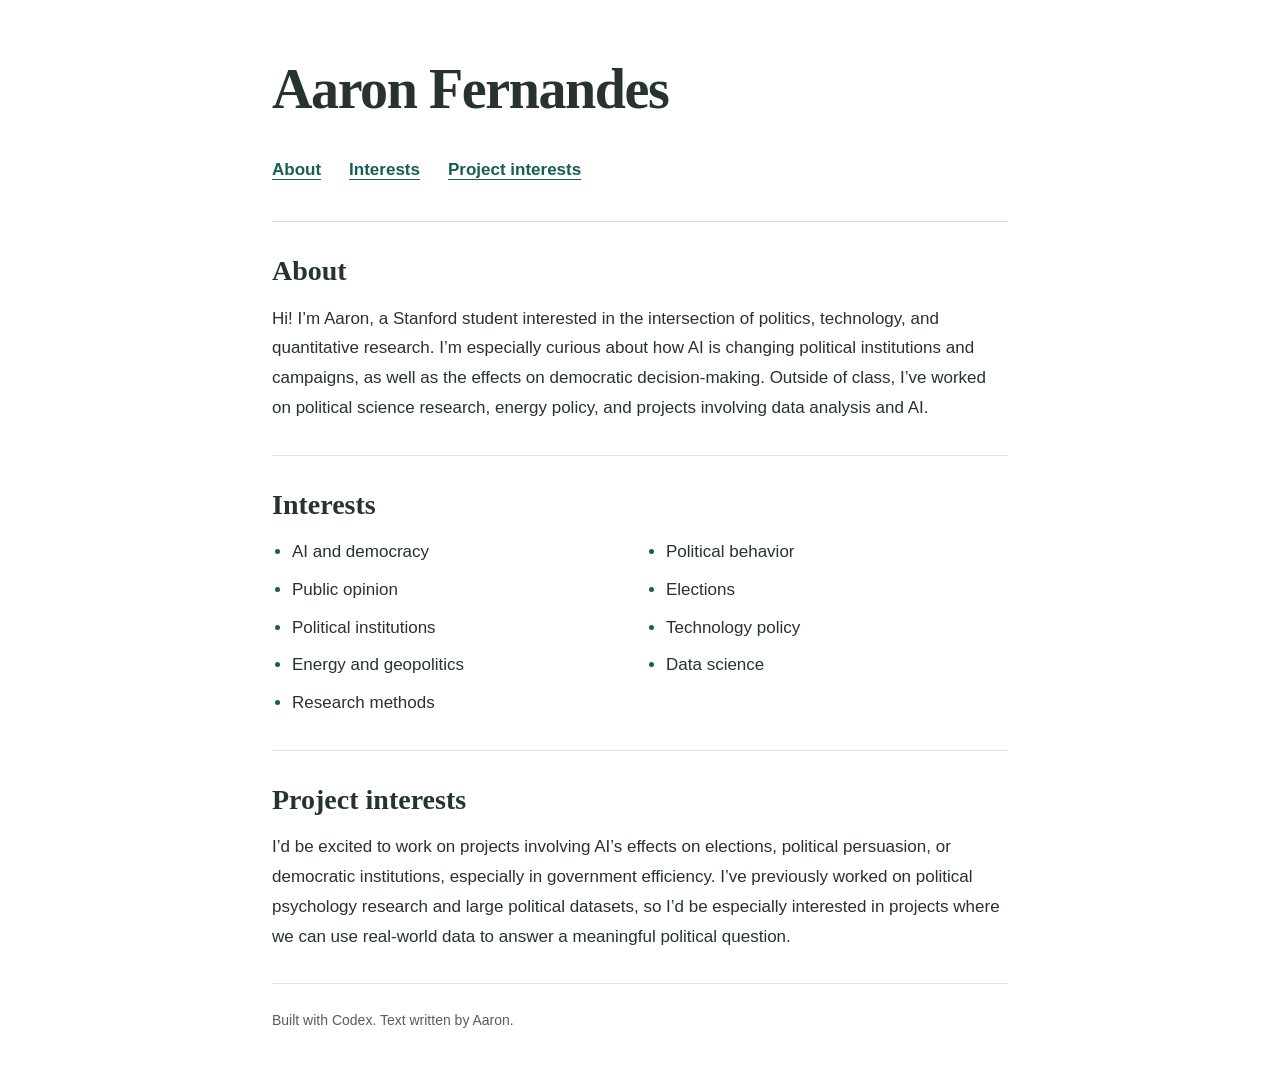
<file: index.html>
<!doctype html>
<html lang="en">
<head>
  <meta charset="utf-8">
  <meta name="viewport" content="width=device-width, initial-scale=1">
  <title>Aaron Fernandes</title>
  <link rel="stylesheet" href="style.css">
</head>
<body>
  <div class="page">
    <header class="site-header">
      <h1>Aaron Fernandes</h1>
      <nav aria-label="Main navigation">
        <ul>
          <li><a href="#about">About</a></li>
          <li><a href="#interests">Interests</a></li>
          <li><a href="#project-interests">Project interests</a></li>
        </ul>
      </nav>
    </header>

    <main>
      <section id="about" aria-labelledby="about-heading">
        <h2 id="about-heading">About</h2>
        <p>Hi! I’m Aaron, a Stanford student interested in the intersection of politics, technology, and quantitative research. I’m especially curious about how AI is changing political institutions and campaigns, as well as the effects on democratic decision-making. Outside of class, I’ve worked on political science research, energy policy, and projects involving data analysis and AI.</p>
      </section>

      <section id="interests" aria-labelledby="interests-heading">
        <h2 id="interests-heading">Interests</h2>
        <ul class="interests-list">
          <li>AI and democracy</li>
          <li>Political behavior</li>
          <li>Public opinion</li>
          <li>Elections</li>
          <li>Political institutions</li>
          <li>Technology policy</li>
          <li>Energy and geopolitics</li>
          <li>Data science</li>
          <li>Research methods</li>
        </ul>
      </section>

      <section id="project-interests" aria-labelledby="project-interests-heading">
        <h2 id="project-interests-heading">Project interests</h2>
        <p>I’d be excited to work on projects involving AI’s effects on elections, political persuasion, or democratic institutions, especially in government efficiency. I’ve previously worked on political psychology research and large political datasets, so I’d be especially interested in projects where we can use real-world data to answer a meaningful political question.</p>
      </section>
    </main>

    <footer>
      <p>Built with Codex. Text written by Aaron.</p>
    </footer>
  </div>
</body>
</html>
</file>
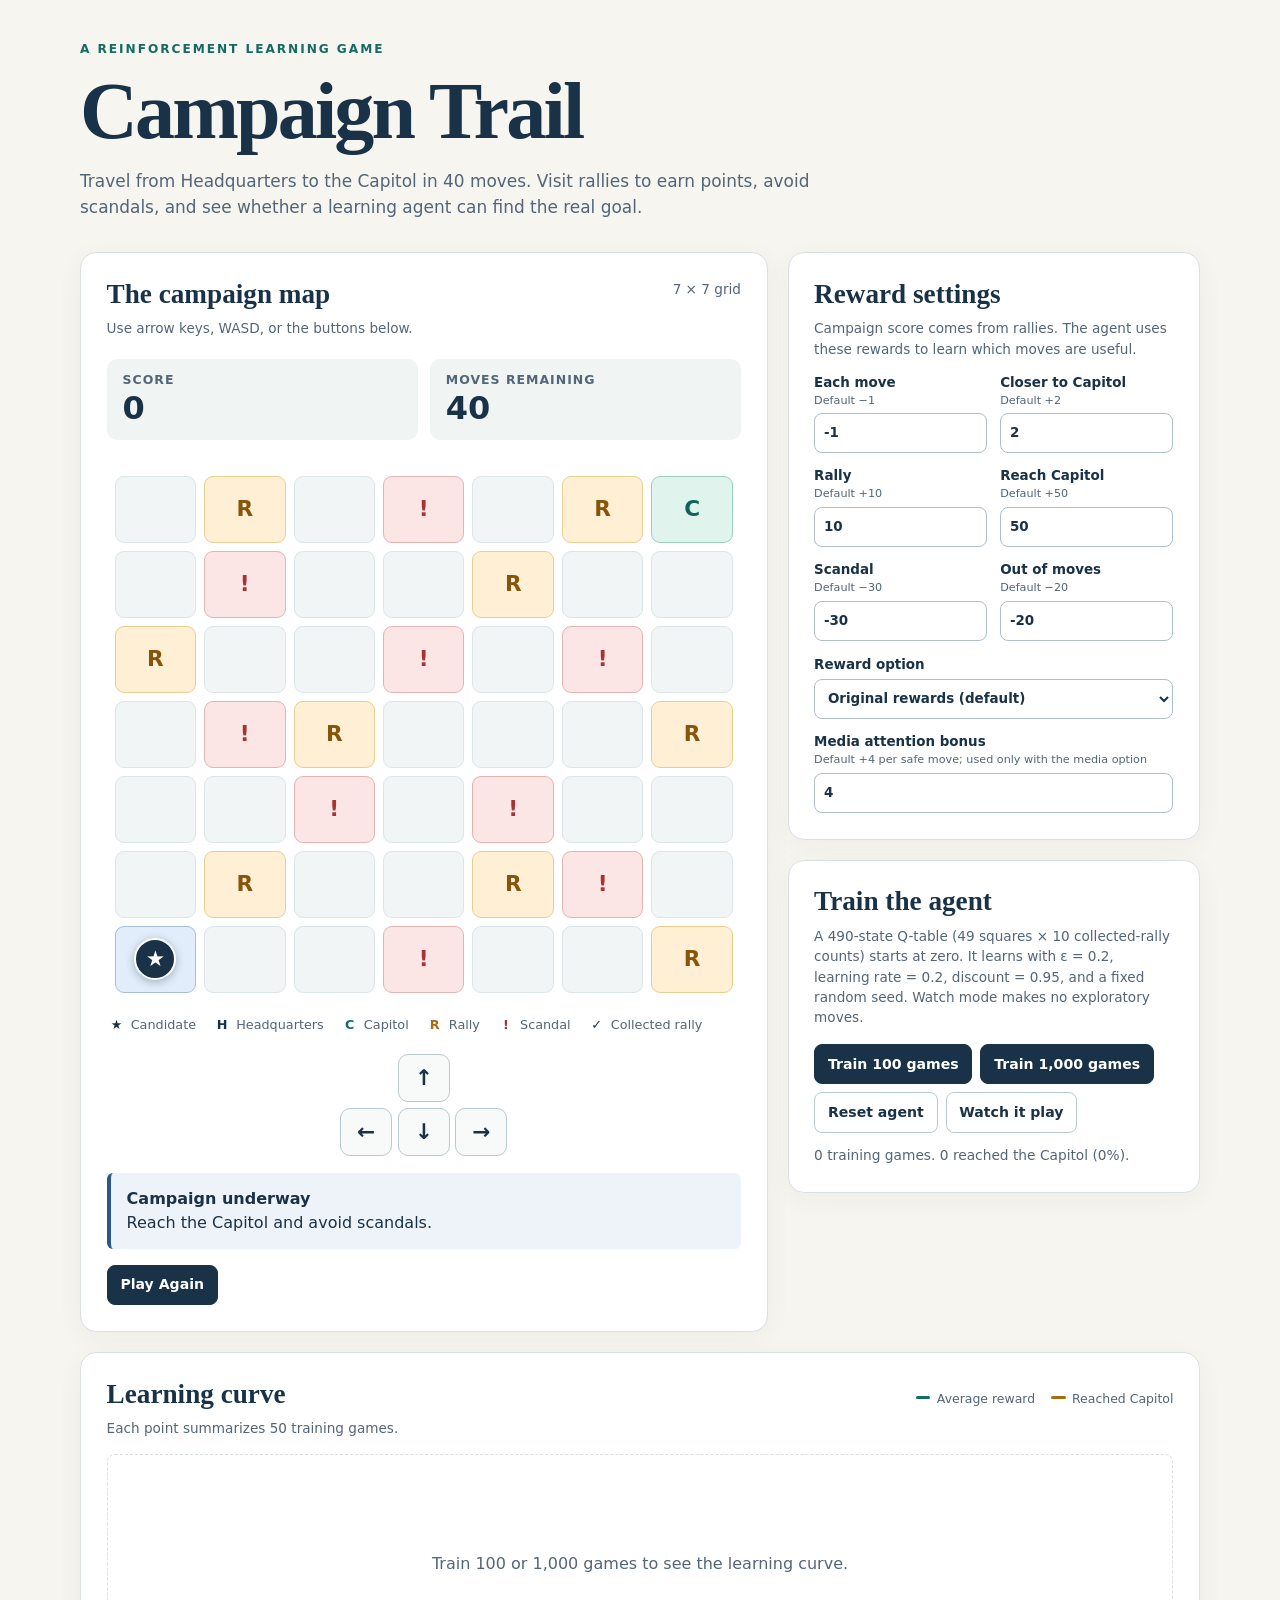
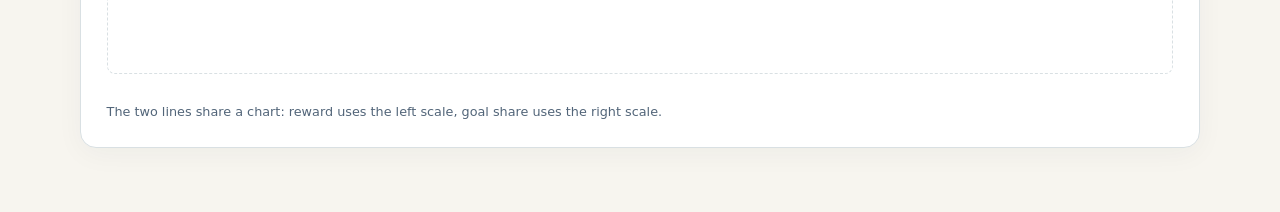
<file: rl-game/index.html>
<!doctype html>
<html lang="en">
<head>
  <meta charset="utf-8">
  <meta name="viewport" content="width=device-width, initial-scale=1">
  <title>Campaign Trail</title>
  <style>
    :root { color-scheme: light; --ink: #193247; --muted: #526579; --paper: #f7f5ef; --white: #fff; --line: #d9e0e3; --teal: #166b62; --gold: #a86b12; --red: #a83335; --blue: #285788; }
    * { box-sizing: border-box; }
    body { margin: 0; background: var(--paper); color: var(--ink); font: 16px/1.5 system-ui, -apple-system, BlinkMacSystemFont, "Segoe UI", sans-serif; }
    button, input, select { font: inherit; }
    button { cursor: pointer; }
    button:disabled { cursor: not-allowed; opacity: .5; }
    :focus-visible { outline: 3px solid var(--blue); outline-offset: 3px; }
    .page { width: min(100% - 2rem, 1120px); margin: auto; padding: 2.5rem 0 4rem; }
    .eyebrow { margin: 0 0 .45rem; color: var(--teal); font-size: .76rem; font-weight: 800; letter-spacing: .16em; text-transform: uppercase; }
    h1, h2, h3 { font-family: Georgia, "Times New Roman", serif; line-height: 1.15; }
    h1 { margin: 0; font-size: clamp(2.8rem, 8vw, 5rem); letter-spacing: -.035em; }
    h2 { margin: 0 0 .5rem; font-size: 1.7rem; }
    h3 { margin: 0 0 .5rem; font-size: 1.13rem; }
    .intro { max-width: 740px; margin: .75rem 0 2rem; color: var(--muted); font-size: 1.06rem; }
    .layout { display: grid; grid-template-columns: minmax(0, 1.25fr) minmax(280px, .75fr); gap: 1.25rem; align-items: start; }
    .card { min-width: 0; padding: clamp(1rem, 2.6vw, 1.6rem); background: var(--white); border: 1px solid var(--line); border-radius: 16px; box-shadow: 0 6px 28px #1932470b; }
    .card-head { display: flex; justify-content: space-between; align-items: start; gap: 1rem; }
    .mini { color: var(--muted); font-size: .85rem; }
    .stats { display: grid; grid-template-columns: repeat(2, 1fr); gap: .75rem; margin: 1.25rem 0; }
    .stat { padding: .8rem 1rem; background: #f0f5f4; border-radius: 10px; }
    .stat span { display: block; color: var(--muted); font-size: .78rem; font-weight: 700; text-transform: uppercase; letter-spacing: .08em; }
    .stat strong { display: block; color: var(--ink); font-size: 2rem; line-height: 1.15; font-variant-numeric: tabular-nums; }
    .board { width: 100%; table-layout: fixed; border-spacing: clamp(3px, .7vw, 8px); border-collapse: separate; margin: 0; }
    .board td { position: relative; height: clamp(38px, 6vw, 67px); padding: 0; text-align: center; vertical-align: middle; border: 1px solid #dce5e7; border-radius: 9px; background: #f1f5f5; color: #8a9da5; font-weight: 800; }
    .board .headquarters { background: #e1edfa; border-color: #a5bfdc; color: var(--blue); }
    .board .capitol { background: #e0f3ed; border-color: #9acfc0; color: #0d6556; }
    .board .rally { background: #fff0d5; border-color: #e9ce91; color: #87540b; }
    .board .scandal { background: #fbe6e5; border-color: #e5b3b1; color: var(--red); }
    .board .collected { background: #f1eee7; border-color: #dad8d0; color: #777770; }
    .tile-symbol { font-size: clamp(.9rem, 2vw, 1.35rem); }
    .candidate { display: inline-grid; place-items: center; position: absolute; z-index: 1; width: clamp(27px, 4vw, 42px); aspect-ratio: 1; left: 50%; top: 50%; transform: translate(-50%, -50%); border: 2px solid #fff; border-radius: 50%; background: var(--ink); color: #fff; font-size: clamp(.9rem, 2vw, 1.35rem); box-shadow: 0 2px 8px #19324755; }
    .legend { display: flex; flex-wrap: wrap; gap: .45rem 1rem; padding: .9rem 0 0; color: var(--muted); font-size: .8rem; }
    .legend span { white-space: nowrap; }
    .legend b { display: inline-block; width: 1.25rem; text-align: center; color: var(--ink); }
    .legend .r { color: var(--gold); } .legend .s { color: var(--red); } .legend .c { color: var(--teal); }
    .controls { display: grid; grid-template-columns: repeat(3, 3.25rem); justify-content: center; gap: .35rem; margin: 1.25rem auto 0; }
    .controls button { min-height: 3rem; border: 1px solid #b8c9d0; border-radius: 10px; background: #f7faf9; color: var(--ink); font-size: 1.35rem; font-weight: 700; }
    .controls button:hover:not(:disabled) { background: #e7f1f1; }
    .controls .up { grid-column: 2; } .controls .left { grid-column: 1; grid-row: 2; } .controls .down { grid-column: 2; grid-row: 2; } .controls .right { grid-column: 3; grid-row: 2; }
    .message { min-height: 4.1rem; margin-top: 1.1rem; padding: .85rem 1rem; border-left: 4px solid var(--blue); background: #eef3f9; border-radius: 6px; }
    .message[data-outcome="win"] { border-color: var(--teal); background: #e7f5ef; }
    .message[data-outcome="lose"] { border-color: var(--red); background: #fceceb; }
    .message strong { display: block; }
    .message p { margin: .1rem 0 0; }
    .play-again { margin-top: 1rem; }
    .side { display: grid; gap: 1.25rem; }
    .card p { margin-top: 0; }
    .field-grid { display: grid; grid-template-columns: repeat(2, minmax(0, 1fr)); gap: .8rem; }
    label { display: block; color: var(--ink); font-size: .84rem; font-weight: 650; }
    label small { display: block; color: var(--muted); font-weight: 400; }
    input[type="number"], select { width: 100%; min-height: 2.5rem; margin-top: .25rem; padding: .4rem .55rem; border: 1px solid #aebfc7; border-radius: 8px; background: #fff; color: var(--ink); }
    .mode { margin-top: .85rem; }
    .button-row { display: flex; flex-wrap: wrap; gap: .5rem; margin-top: 1rem; }
    .button-row button, .play-again { min-height: 2.55rem; padding: .5rem .8rem; border: 1px solid #b8c9d0; border-radius: 8px; background: #fff; color: var(--ink); font-size: .88rem; font-weight: 700; }
    .button-row .primary, .play-again { border-color: var(--ink); background: var(--ink); color: #fff; }
    .button-row button:hover:not(:disabled), .play-again:hover:not(:disabled) { filter: brightness(.93); }
    .agent-stats { color: var(--muted); font-size: .86rem; margin: .75rem 0 0 !important; }
    .chart-card { margin-top: 1.25rem; }
    .chart-header { display: flex; justify-content: space-between; flex-wrap: wrap; gap: .5rem 1rem; align-items: baseline; }
    .chart-key { display: flex; flex-wrap: wrap; gap: .35rem 1rem; font-size: .78rem; color: var(--muted); }
    .chart-key span::before { content: ""; display: inline-block; width: .9rem; height: .2rem; margin: 0 .4rem .2rem 0; border-radius: 4px; background: var(--teal); }
    .chart-key .goal::before { background: var(--gold); }
    .chart-wrap { min-height: 240px; margin-top: 1rem; }
    svg { width: 100%; height: 250px; overflow: visible; }
    .chart-empty { display: grid; place-items: center; min-height: 220px; border: 1px dashed var(--line); border-radius: 8px; color: var(--muted); text-align: center; padding: 1rem; }
    .chart-caption { margin: .5rem 0 0 !important; color: var(--muted); font-size: .8rem; }
    .sr-only { position: absolute; width: 1px; height: 1px; overflow: hidden; clip: rect(0, 0, 0, 0); white-space: nowrap; }
    @media (max-width: 800px) { .layout { grid-template-columns: 1fr; } .side { grid-template-columns: repeat(2, minmax(0, 1fr)); } }
    @media (max-width: 600px) { .page { width: min(100% - 1rem, 540px); padding-top: 1.5rem; } .card { padding: .85rem; } .side { grid-template-columns: 1fr; } .board { border-spacing: 3px; } .board td { height: clamp(35px, 12vw, 55px); border-radius: 6px; } .legend { gap: .3rem .65rem; } .stats { margin: .9rem 0; } }
  </style>
</head>
<body>
  <div class="page">
    <header>
      <p class="eyebrow">A reinforcement learning game</p>
      <h1>Campaign Trail</h1>
      <p class="intro">Travel from Headquarters to the Capitol in 40 moves. Visit rallies to earn points, avoid scandals, and see whether a learning agent can find the real goal.</p>
    </header>
    <main>
      <div class="layout">
        <section class="card" aria-labelledby="game-heading">
          <div class="card-head"><div><h2 id="game-heading">The campaign map</h2><div class="mini">Use arrow keys, WASD, or the buttons below.</div></div><div class="mini">7 × 7 grid</div></div>
          <div class="stats" aria-live="polite"><div class="stat"><span>Score</span><strong id="score">0</strong></div><div class="stat"><span>Moves remaining</span><strong id="moves">40</strong></div></div>
          <table class="board" aria-label="Campaign map"><caption class="sr-only">Campaign map, seven rows by seven columns</caption><tbody id="board"></tbody></table>
          <div class="legend" aria-label="Map legend"><span><b>★</b> Candidate</span><span><b>H</b> Headquarters</span><span><b class="c">C</b> Capitol</span><span><b class="r">R</b> Rally</span><span><b class="s">!</b> Scandal</span><span><b>✓</b> Collected rally</span></div>
          <div class="controls" aria-label="Move candidate"><button class="up" data-move="up" aria-label="Move up">↑</button><button class="left" data-move="left" aria-label="Move left">←</button><button class="down" data-move="down" aria-label="Move down">↓</button><button class="right" data-move="right" aria-label="Move right">→</button></div>
          <div id="message" class="message" role="status" aria-live="polite"><strong>Ready to campaign</strong><p>Headquarters is in the bottom-left corner. The Capitol is in the top-right.</p></div>
          <button id="play-again" class="play-again" type="button">Play Again</button>
        </section>
        <div class="side">
          <section class="card" aria-labelledby="rewards-heading">
            <h2 id="rewards-heading">Reward settings</h2>
            <p class="mini">Campaign score comes from rallies. The agent uses these rewards to learn which moves are useful.</p>
            <div class="field-grid">
              <label>Each move <small>Default −1</small><input id="step-reward" type="number" value="-1" min="-100" max="100" step="1"></label>
              <label>Closer to Capitol <small>Default +2</small><input id="progress-reward" type="number" value="2" min="-100" max="100" step="1"></label>
              <label>Rally <small>Default +10</small><input id="rally-reward" type="number" value="10" min="-100" max="100" step="1"></label>
              <label>Reach Capitol <small>Default +50</small><input id="goal-reward" type="number" value="50" min="-100" max="100" step="1"></label>
              <label>Scandal <small>Default −30</small><input id="scandal-reward" type="number" value="-30" min="-100" max="100" step="1"></label>
              <label>Out of moves <small>Default −20</small><input id="timeout-reward" type="number" value="-20" min="-100" max="100" step="1"></label>
            </div>
            <label class="mode">Reward option<select id="reward-mode"><option value="original">Original rewards (default)</option><option value="media">Media attention on each safe move</option></select></label>
            <label class="mode">Media attention bonus <small>Default +4 per safe move; used only with the media option</small><input id="media-reward" type="number" value="4" min="-100" max="100" step="1"></label>
          </section>
          <section class="card" aria-labelledby="agent-heading">
            <h2 id="agent-heading">Train the agent</h2>
            <p class="mini">A <span id="state-count">490</span>-state Q-table (49 squares × 10 collected-rally counts) starts at zero. It learns with ε = 0.2, learning rate = 0.2, discount = 0.95, and a fixed random seed. Watch mode makes no exploratory moves.</p>
            <div class="button-row"><button id="train-100" class="primary" type="button">Train 100 games</button><button id="train-1000" class="primary" type="button">Train 1,000 games</button><button id="reset-agent" type="button">Reset agent</button><button id="watch" type="button">Watch it play</button></div>
            <p id="agent-status" class="agent-stats" role="status" aria-live="polite">0 training games. 0 reached the Capitol.</p>
          </section>
        </div>
      </div>
      <section class="card chart-card" aria-labelledby="chart-heading">
        <div class="chart-header"><div><h2 id="chart-heading">Learning curve</h2><div class="mini">Each point summarizes 50 training games.</div></div><div class="chart-key"><span>Average reward</span><span class="goal">Reached Capitol</span></div></div>
        <div id="chart" class="chart-wrap"><div class="chart-empty">Train 100 or 1,000 games to see the learning curve.</div></div>
        <p id="chart-caption" class="chart-caption">The two lines share a chart: reward uses the left scale, goal share uses the right scale.</p>
      </section>
    </main>
  </div>
  <script>
    // One editable map: top row first; H = Headquarters, C = Capitol, R = rally, S = scandal.
    const MAP = [
      '.R.S.RC',
      '.S..R..',
      'R..S.S.',
      '.SR...R',
      '..S.S..',
      '.R..RS.',
      'H..S..R'
    ];
    const SIZE = 7, LIMIT = 40, START = [6, 0], GOAL = [0, 6];
    const RALLY_LEVELS = MAP.join('').split('R').length; // Nine rallies give ten collected-rally counts: 0 through 9.
    const ACTIONS = [[-1, 0], [1, 0], [0, -1], [0, 1]]; // up, down, left, right
    const DEFAULTS = { step: -1, progress: 2, rally: 10, goal: 50, scandal: -30, timeout: -20, media: 4, mode: 'original' };

    // The agent's reward for one valid move. The original mode ignores the optional media bonus.
    function reward(before, after, tile, firstRally, settings) {
      let points = settings.step; // Every valid move has a small cost.
      const oldDistance = Math.abs(before.row - GOAL[0]) + Math.abs(before.col - GOAL[1]);
      const newDistance = Math.abs(after.row - GOAL[0]) + Math.abs(after.col - GOAL[1]);
      points += newDistance < oldDistance ? settings.progress : -settings.progress; // Favor progress toward the Capitol.
      if (firstRally) points += settings.rally; // A rally pays only on its first visit.
      if (tile === 'C') points += settings.goal; // Reaching the real goal ends with a bonus.
      if (tile === 'S') points += settings.scandal; // A scandal ends the campaign with a penalty.
      if (after.status === 'out') points += settings.timeout; // Running out of moves is a loss.
      if (settings.mode === 'media' && tile !== 'S' && tile !== 'C') points += settings.media; // Optional media bonus can tempt the agent to wander.
      return points;
    }

    function newGame() { return { row: START[0], col: START[1], movesLeft: LIMIT, score: 0, visited: new Set(), status: 'playing', reason: '' }; }
    function position(game) { return game.visited.size * SIZE * SIZE + game.row * SIZE + game.col; } // Square plus collected-rally count.
    function stepGame(game, action, settings) {
      if (game.status !== 'playing') return { game, moved: false, reward: 0 };
      const [dr, dc] = ACTIONS[action], row = game.row + dr, col = game.col + dc;
      if (row < 0 || row >= SIZE || col < 0 || col >= SIZE) return { game, moved: false, reward: 0 };
      const tile = MAP[row][col], visited = new Set(game.visited), key = row + ',' + col;
      const firstRally = tile === 'R' && !visited.has(key);
      if (firstRally) visited.add(key);
      const next = { row, col, movesLeft: game.movesLeft - 1, score: game.score + (firstRally ? settings.rally : 0), visited, status: 'playing', reason: '' };
      // Check victory before the move limit so arriving on move 40 wins.
      if (tile === 'C') { next.status = 'won'; next.reason = 'reached the Capitol'; }
      else if (tile === 'S') { next.status = 'lost'; next.reason = 'entered a scandal square'; }
      else if (next.movesLeft === 0) { next.status = 'out'; next.reason = 'ran out of moves'; }
      return { game: next, moved: true, reward: reward(game, next, tile, firstRally, settings) };
    }

    // Xorshift32 makes training and tie-breaking repeatable after Reset agent.
    function seededRandom(seed) { let value = seed >>> 0; return () => { value ^= value << 13; value ^= value >>> 17; value ^= value << 5; return (value >>> 0) / 4294967296; }; }
    function newAgent() { return { q: Array.from({ length: SIZE * SIZE * RALLY_LEVELS }, () => [0, 0, 0, 0]), random: seededRandom(158), games: 0, wins: 0, history: [] }; }
    function validActions(game) { return ACTIONS.map(([dr, dc], action) => ({ dr, dc, action })).filter(({ dr, dc }) => game.row + dr >= 0 && game.row + dr < SIZE && game.col + dc >= 0 && game.col + dc < SIZE).map(({ action }) => action); }
    function chooseAction(agent, game, explore) {
      const choices = validActions(game);
      if (explore && agent.random() < .2) return choices[Math.floor(agent.random() * choices.length)];
      const values = choices.map(action => agent.q[position(game)][action]);
      const best = Math.max(...values), ties = choices.filter(action => agent.q[position(game)][action] === best);
      return ties[Math.floor(agent.random() * ties.length)]; // Random tie-breaking also uses the seed.
    }
    function train(agent, count, settings) {
      for (let episode = 0; episode < count; episode++) {
        let game = newGame(), total = 0;
        while (game.status === 'playing') {
          const stateIndex = position(game), action = chooseAction(agent, game, true);
          const result = stepGame(game, action, settings), next = result.game;
          const nextBest = next.status === 'playing' ? Math.max(...validActions(next).map(a => agent.q[position(next)][a])) : 0;
          agent.q[stateIndex][action] += .2 * (result.reward + .95 * nextBest - agent.q[stateIndex][action]); // Q-learning update.
          total += result.reward;
          game = next;
        }
        agent.games++;
        if (game.status === 'won') agent.wins++;
        agent.history.push({ reward: total, won: game.status === 'won' });
      }
      return agent;
    }

    // Keep the pure game/agent functions available to a small Node verification script.
    globalThis.CampaignTrail = { MAP, SIZE, LIMIT, DEFAULTS, newGame, stepGame, reward, newAgent, chooseAction, train, validActions, position };

    if (typeof document !== 'undefined') {
      const $ = id => document.getElementById(id);
      const names = { '.': 'Open space', H: 'Headquarters', C: 'Capitol', R: 'Rally', S: 'Scandal' };
      const classes = { H: 'headquarters', C: 'capitol', R: 'rally', S: 'scandal' };
      const symbols = { '.': '', H: 'H', C: 'C', R: 'R', S: '!' };
      const fields = { step: 'step-reward', progress: 'progress-reward', rally: 'rally-reward', goal: 'goal-reward', scandal: 'scandal-reward', timeout: 'timeout-reward', media: 'media-reward' };
      let settings = { ...DEFAULTS }, game = newGame(), agent = newAgent(), watching = false, watchTimer = null;
      function readSettings() {
        const next = { ...DEFAULTS, mode: $('reward-mode').value };
        for (const [key, id] of Object.entries(fields)) {
          const input = $(id), value = Number(input.value);
          next[key] = input.value === '' || !Number.isFinite(value) ? DEFAULTS[key] : Math.max(-100, Math.min(100, Math.round(value)));
          input.value = String(next[key]);
        }
        return next;
      }
      function renderBoard() {
        $('board').replaceChildren();
        for (let row = 0; row < SIZE; row++) {
          const tr = document.createElement('tr');
          for (let col = 0; col < SIZE; col++) {
            const tile = MAP[row][col], collected = tile === 'R' && game.visited.has(row + ',' + col);
            const candidateHere = game.row === row && game.col === col;
            const td = document.createElement('td');
            td.className = (classes[tile] || '') + (collected ? ' collected' : '');
            td.setAttribute('aria-label', `Row ${row + 1}, column ${col + 1}: ${collected ? 'Collected rally' : names[tile]}${candidateHere ? ', candidate here' : ''}`);
            const mark = document.createElement('span'); mark.className = 'tile-symbol'; mark.textContent = collected ? '✓' : symbols[tile]; td.append(mark);
            if (candidateHere) { const badge = document.createElement('span'); badge.className = 'candidate'; badge.setAttribute('aria-hidden', 'true'); badge.textContent = '★'; td.append(badge); }
            tr.append(td);
          }
          $('board').append(tr);
        }
      }
      function renderGame() {
        $('score').textContent = String(game.score); $('moves').textContent = String(game.movesLeft);
        renderBoard();
        const box = $('message');
        box.dataset.outcome = game.status === 'won' ? 'win' : game.status === 'playing' ? '' : 'lose';
        const title = box.querySelector('strong'), detail = box.querySelector('p');
        if (game.status === 'playing') { title.textContent = watching ? 'Agent on the trail' : 'Campaign underway'; detail.textContent = watching ? 'Watch the learned policy make its moves.' : 'Reach the Capitol and avoid scandals.'; }
        else { title.textContent = game.status === 'won' ? 'Victory!' : 'Campaign over'; detail.textContent = `Final score: ${game.score}. ${game.status === 'won' ? 'You reached the Capitol.' : game.status === 'out' ? 'You ran out of moves before reaching the Capitol.' : 'You entered a scandal square.'}`; }
        document.querySelectorAll('[data-move]').forEach(button => { button.disabled = watching || game.status !== 'playing'; });
        $('play-again').disabled = watching;
        for (const id of ['train-100', 'train-1000', 'reset-agent', 'watch']) $(id).disabled = watching;
      }
      function renderAgent() { $('state-count').textContent = String(agent.q.length); $('agent-status').textContent = `${agent.games.toLocaleString()} training games. ${agent.wins.toLocaleString()} reached the Capitol (${agent.games ? Math.round(agent.wins / agent.games * 100) : 0}%).`; renderChart(); }
      function renderChart() {
        const host = $('chart'); host.replaceChildren();
        const batches = [];
        for (let start = 0; start + 50 <= agent.history.length; start += 50) {
          const group = agent.history.slice(start, start + 50);
          batches.push({ game: start + 50, average: group.reduce((sum, item) => sum + item.reward, 0) / 50, goal: group.filter(item => item.won).length / 50 * 100 });
        }
        if (!batches.length) { const empty = document.createElement('div'); empty.className = 'chart-empty'; empty.textContent = 'Train 100 or 1,000 games to see the learning curve.'; host.append(empty); return; }
        const low = Math.floor(Math.min(0, ...batches.map(b => b.average)) / 10) * 10;
        const high = Math.ceil(Math.max(10, ...batches.map(b => b.average)) / 10) * 10;
        const svg = document.createElementNS('http://www.w3.org/2000/svg', 'svg');
        svg.setAttribute('viewBox', '0 0 700 250'); svg.setAttribute('role', 'img');
        svg.setAttribute('aria-label', `Learning curve over ${agent.games} games: last 50 averaged ${batches.at(-1).average.toFixed(1)} reward and ${batches.at(-1).goal.toFixed(0)}% reached the Capitol.`);
        const add = (tag, attrs, content) => { const el = document.createElementNS('http://www.w3.org/2000/svg', tag); for (const [key, value] of Object.entries(attrs)) el.setAttribute(key, value); if (content !== undefined) el.textContent = content; svg.append(el); return el; };
        const x = i => 52 + (batches.length === 1 ? 0 : i / (batches.length - 1) * 588);
        const yReward = value => 207 - (value - low) / (high - low) * 170;
        const yGoal = value => 207 - value / 100 * 170;
        for (let tick = 0; tick <= 4; tick++) { const y = 207 - tick * 42.5; add('line', { x1: 52, y1: y, x2: 640, y2: y, stroke: '#e2e8e8' }); add('text', { x: 42, y: y + 4, 'text-anchor': 'end', fill: '#526579', 'font-size': 12 }, String(Math.round(low + (high - low) * tick / 4))); add('text', { x: 650, y: y + 4, fill: '#526579', 'font-size': 12 }, String(tick * 25) + '%'); }
        add('text', { x: 52, y: 235, fill: '#526579', 'font-size': 12 }, '50 games');
        add('text', { x: 640, y: 235, 'text-anchor': 'end', fill: '#526579', 'font-size': 12 }, `${batches.at(-1).game} games`);
        for (const [key, y, color] of [['average', yReward, '#166b62'], ['goal', yGoal, '#a86b12']]) {
          const points = batches.map((batch, i) => `${x(i)},${y(batch[key])}`).join(' ');
          add('polyline', { points, fill: 'none', stroke: color, 'stroke-width': 3, 'stroke-linecap': 'round', 'stroke-linejoin': 'round' });
          if (batches.length < 4) batches.forEach((batch, i) => add('circle', { cx: x(i), cy: y(batch[key]), r: 4, fill: color }));
        }
        host.append(svg);
      }
      function move(action) { const result = stepGame(game, action, settings); if (result.moved) { game = result.game; renderGame(); } }
      document.querySelectorAll('[data-move]').forEach(button => button.addEventListener('click', () => move({ up: 0, down: 1, left: 2, right: 3 }[button.dataset.move])));
      document.addEventListener('keydown', event => {
        if (event.target instanceof HTMLElement && (event.target.isContentEditable || ['INPUT', 'SELECT', 'TEXTAREA'].includes(event.target.tagName))) return;
        const action = { ArrowUp: 0, w: 0, W: 0, ArrowDown: 1, s: 1, S: 1, ArrowLeft: 2, a: 2, A: 2, ArrowRight: 3, d: 3, D: 3 }[event.key];
        if (action === undefined) return;
        event.preventDefault(); if (!watching) move(action);
      });
      $('play-again').addEventListener('click', () => { game = newGame(); renderGame(); });
      function resetAgent() { agent = newAgent(); renderAgent(); }
      for (const id of Object.values(fields).concat('reward-mode')) $(id).addEventListener('change', () => { settings = readSettings(); resetAgent(); $('agent-status').textContent += ' Reward settings changed; agent reset for a fresh experiment.'; });
      $('reset-agent').addEventListener('click', resetAgent);
      for (const [id, count] of [['train-100', 100], ['train-1000', 1000]]) $(id).addEventListener('click', () => { train(agent, count, settings); renderAgent(); });
      $('watch').addEventListener('click', () => {
        game = newGame(); watching = true; renderGame();
        watchTimer = setInterval(() => {
          if (game.status === 'playing') move(chooseAction(agent, game, false));
          if (game.status !== 'playing') { clearInterval(watchTimer); watchTimer = null; watching = false; renderGame(); }
        }, 240);
      });
      renderGame(); renderAgent();
    }
  </script>
</body>
</html>
</file>
<file: style.css>
:root {
  color-scheme: light;
  --text: #27332f;
  --accent: #155e59;
  --muted: #53605b;
  --border: #dce3df;
}

* {
  box-sizing: border-box;
}

body {
  margin: 0;
  background: #ffffff;
  color: var(--text);
  font-family: -apple-system, BlinkMacSystemFont, "Segoe UI", sans-serif;
  font-size: 1.0625rem;
  line-height: 1.75;
  overflow-wrap: break-word;
}

.page {
  width: min(100% - 3rem, 46rem);
  margin-inline: auto;
}

.site-header {
  padding-block: 3.5rem 1.75rem;
  border-bottom: 1px solid var(--border);
}

h1,
h2 {
  font-family: Georgia, "Times New Roman", serif;
  font-weight: 600;
  line-height: 1.2;
}

h1 {
  margin: 0 0 1.5rem;
  font-size: clamp(2.25rem, 6vw, 3.5rem);
  letter-spacing: -0.025em;
}

h2 {
  margin: 0 0 1rem;
  font-size: 1.75rem;
}

nav ul {
  display: flex;
  flex-wrap: wrap;
  gap: 0.5rem 1.75rem;
  margin: 0;
  padding: 0;
  list-style: none;
}

nav a {
  display: inline-block;
  padding-block: 0.5rem;
  color: var(--accent);
  font-weight: 600;
  text-decoration-thickness: 1px;
  text-underline-offset: 0.25em;
}

nav a:hover {
  text-decoration-thickness: 2px;
}

a:focus-visible {
  outline: 2px solid var(--accent);
  outline-offset: 4px;
  border-radius: 2px;
}

section {
  padding-block: 2rem;
  scroll-margin-top: 1.5rem;
}

section + section {
  border-top: 1px solid var(--border);
}

p {
  margin: 0;
}

.interests-list {
  display: grid;
  grid-template-columns: repeat(2, minmax(0, 1fr));
  gap: 0.5rem 2rem;
  margin: 0;
  padding-left: 1.25rem;
}

.interests-list li::marker {
  color: var(--accent);
}

footer {
  padding-block: 1.5rem 2.5rem;
  border-top: 1px solid var(--border);
  color: var(--muted);
  font-size: 0.875rem;
}

@media (max-width: 36rem) {
  .page {
    width: calc(100% - 2.5rem);
  }

  .site-header {
    padding-top: 2.5rem;
  }

  nav ul {
    gap: 0.25rem 1.25rem;
  }

  .interests-list {
    grid-template-columns: 1fr;
  }
}
</file>
